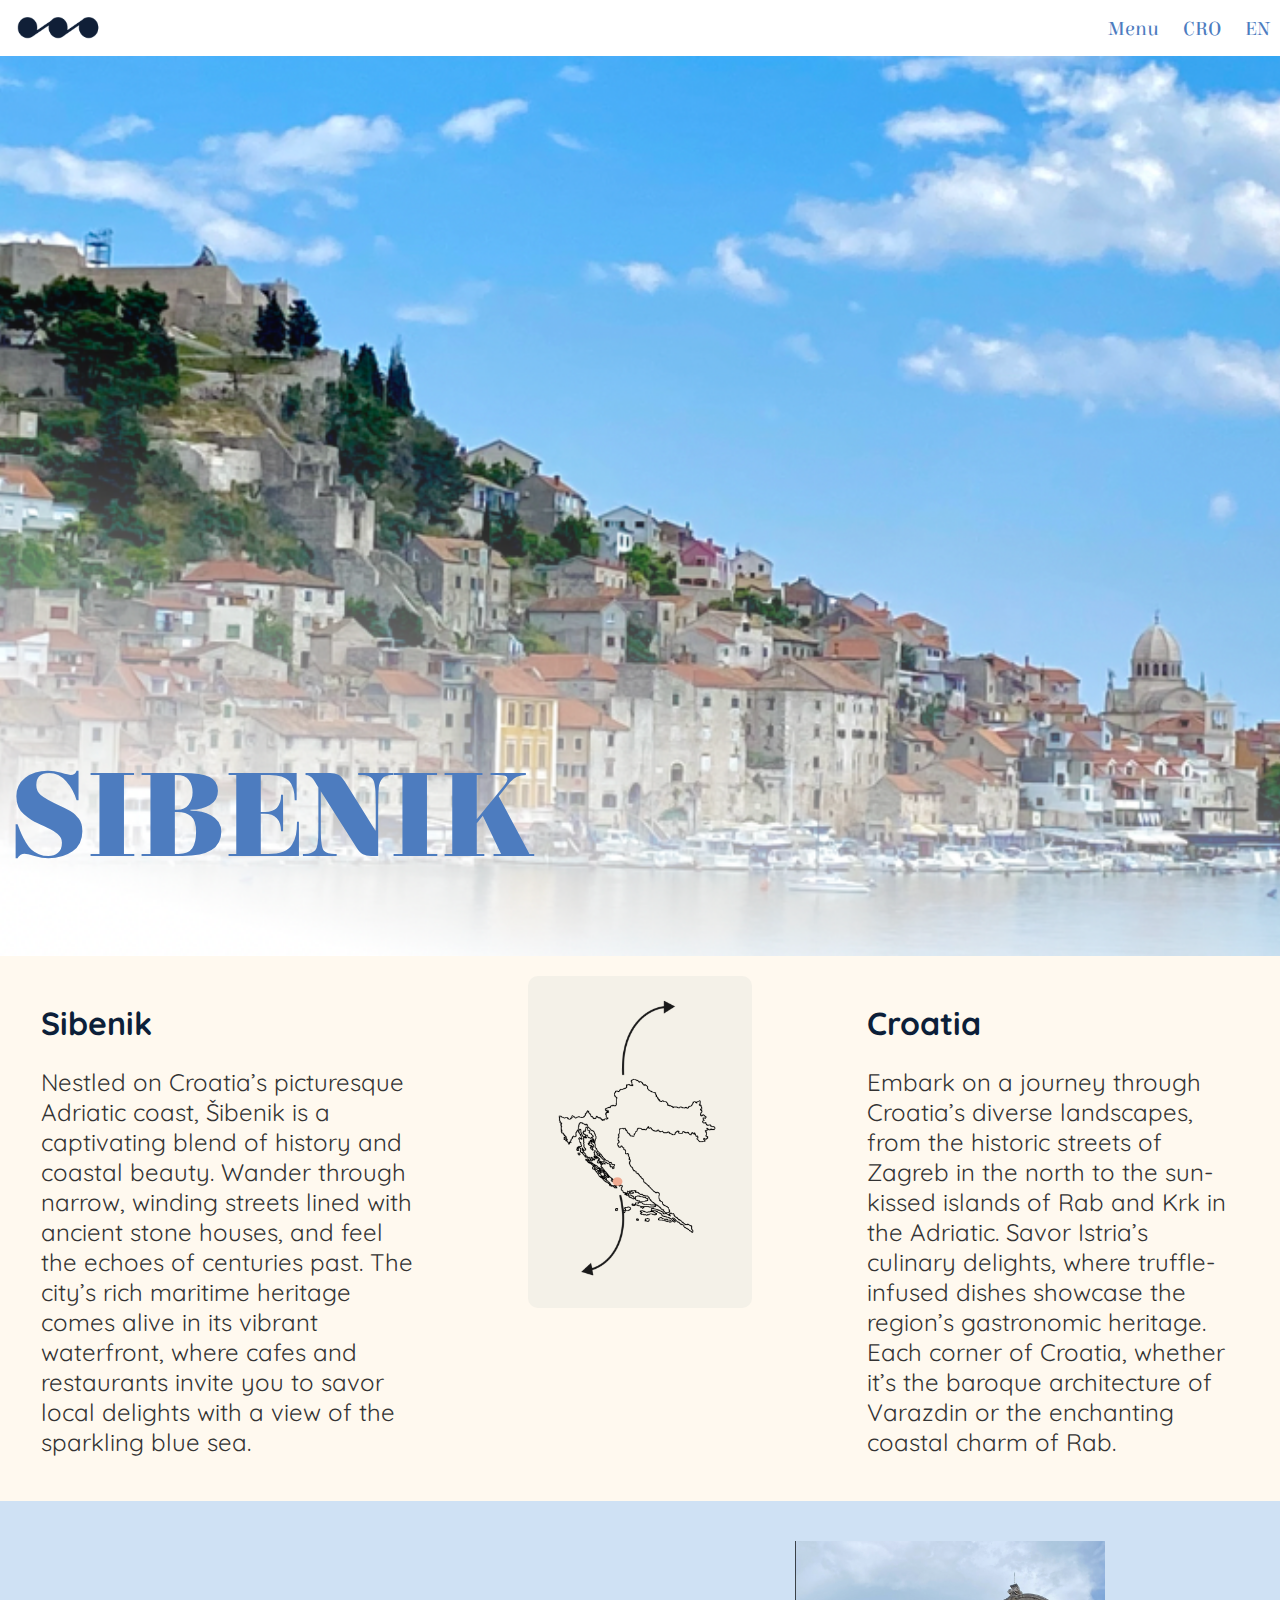
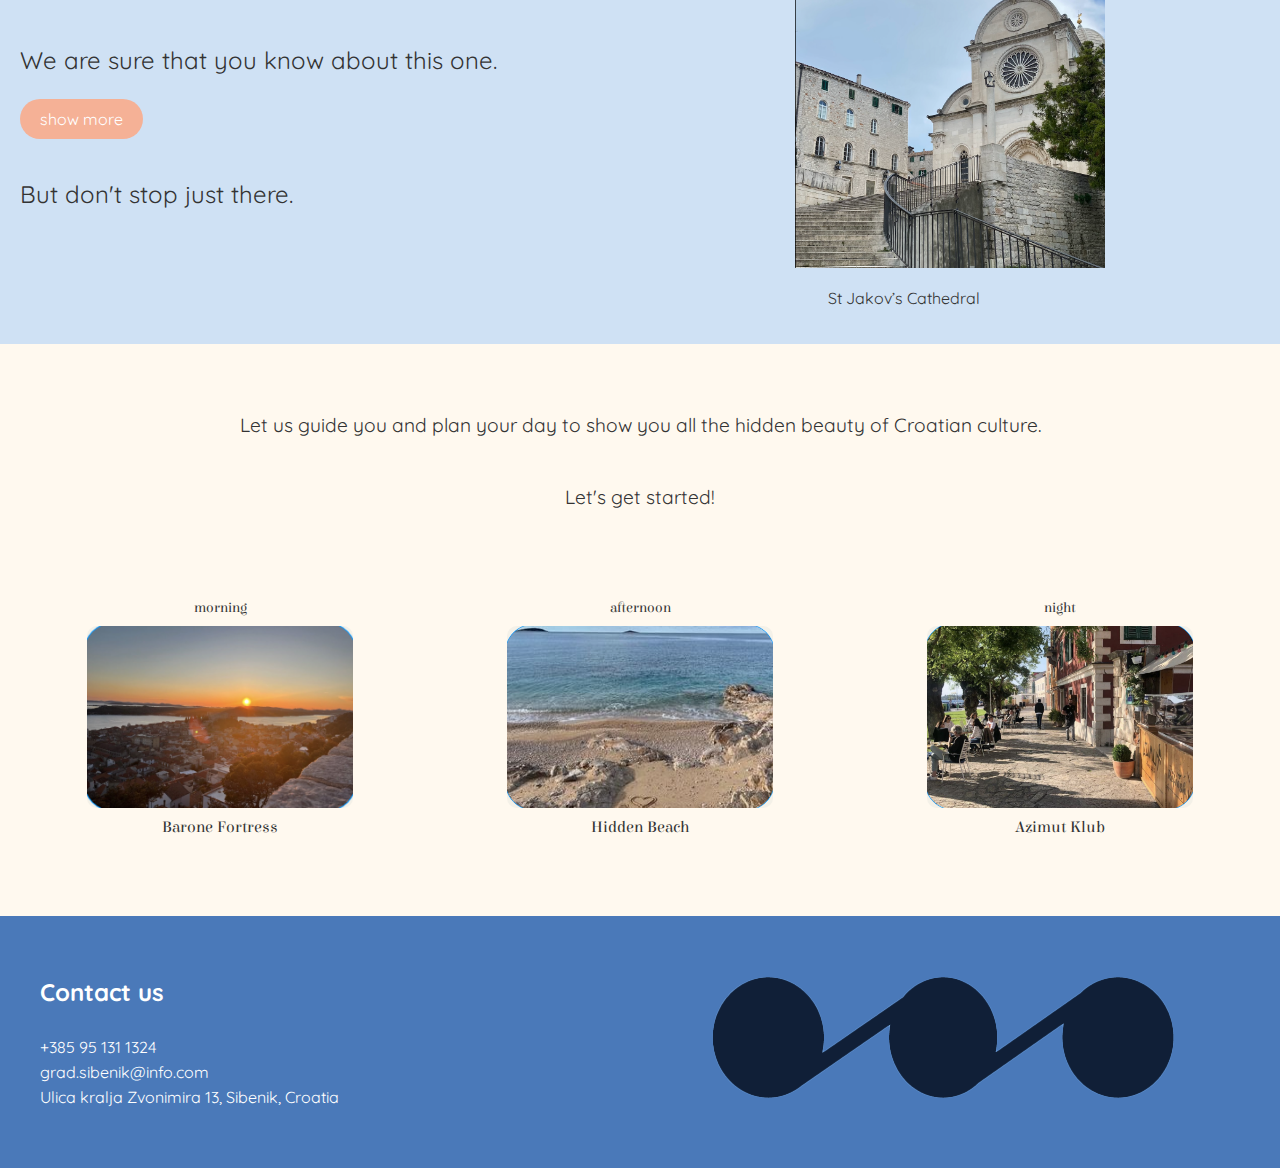
<file: Exam project code/index.html>
<!DOCTYPE html>
<html lang="en">
<head>
    <meta charset="UTF-8">
    <meta name="viewport" content="width=device-width, initial-scale=1.0">
    <meta name="description" content="Uncover the authentic allure of Šibenik, the Adriatic's hidden gem, brimming with undiscovered charm.">
    <meta name="keywords" content="sea, summer, Adratic, fun, advanture, hidden, locations, Sibenik ">
    <title>Šibenik</title>
    <link href="https://fonts.googleapis.com/css2?family=Elsie&display=swap" rel="stylesheet">
    <link href="https://fonts.googleapis.com/css2?family=Quicksand&display=swap" rel="stylesheet">
    <link rel="stylesheet" href="styles.css"> 
</head>
<body>

    <!-- Navigation bar -->

    <header class="header"> 
        <img src="logo.png" alt="Logo" class="logo">
        <nav class="menu"> 
            <a href="error.html" class="menu-link">Menu</a>
            <a href="error.html" class="menu-link">CRO</a>
            <a href="#" class="menu-link">EN</a>
        </nav>
        

    <!-- First part of the homepage -->

    </header>
    <div class="background-image-container"></div>
    <div class="title">
        <h1>SIBENIK</h1>
    </div>

    <!-- Second part of the homepage -->
   
    <div class="content-section">
        <div class="text-block">
            <h2 class="subtitle">Sibenik</h2>
            <p class="text">Nestled on Croatia’s picturesque Adriatic coast, Šibenik is a captivating blend of history and coastal beauty. Wander through narrow, winding streets lined with ancient stone houses, and feel the echoes of centuries past. The city’s rich maritime heritage comes alive in its vibrant waterfront, where cafes and restaurants invite you to savor local delights with a view of the sparkling blue sea.</p>
        </div>
        <div class="image-block">
            <img src="kartahrv.png" alt="Map of Croatia" class="map-image">
        </div>
        <div class="text-block">
            <h2 class="subtitle">Croatia</h2>
            <p class="text">Embark on a journey through Croatia’s diverse landscapes, from the historic streets of Zagreb in the north to the sun-kissed islands of Rab and Krk in the Adriatic. Savor Istria’s culinary delights, where truffle-infused dishes showcase the region’s gastronomic heritage. Each corner of Croatia, whether it’s the baroque architecture of Varazdin or the enchanting coastal charm of Rab.</p>
        </div>
    </div>


 <!-- Third part of the homepage -->

<div class="third-section">
    <div class="left-content">
        <p class="main-text">We are sure that you know about this one.</p>
        <a href="https://whc.unesco.org/en/list/963/" class="custom-button">show more</a>
        <p class="additional-text">But don't stop just there.</p>
    </div>
    <div class="right-content">
        <img src="kat.png" alt="St Jakov’s Cathedral" class="cathedral-image">
        <p class="image-description">St Jakov’s Cathedral</p>
    </div>
</div>


<!-- Fourth part of the homepage -->

<div class="fourth-section">
    <p class="intro-text">Let us guide you and plan your day to show you all the hidden beauty of Croatian culture.<br><br><br>Let's get started!</p>
    
    <div class="box-container">
        <a href="barone.html" class="image-box">
            <span class="time-of-day">morning</span>
            <img src="boxbar.png" alt="Barone Fortress">
            <span class="location-name">Barone Fortress</span>
        </a>
        
        <a href="beach.html" class="image-box">
            <span class="time-of-day">afternoon</span>
            <img src="boxbea.png" alt="Hidden Beach">
            <span class="location-name">Hidden Beach</span>
        </a>
        
        <a href="azimut.html" class="image-box">
            <span class="time-of-day">night</span>
            <img src="boxazi.png" alt="Azimut Klub">
            <span class="location-name">Azimut Klub</span>
        </a>
    </div>
</div>


<!-- Contact us page-->

<div class="contact-section">
    <div class="contact-info">
        <h2>Contact us</h2> <br>
        <p class="phone-number">+385 95 131 1324</p>
        <p class="email">grad.sibenik@info.com</p>
        <p class="address">Ulica kralja Zvonimira 13, Sibenik, Croatia</p>
    </div>
    <div class="logo-container">
        <img src="logo.png" alt="Sibenik Logo" class="Sibenik-logo">
    </div>
</div>



</body>
</html>
</file>
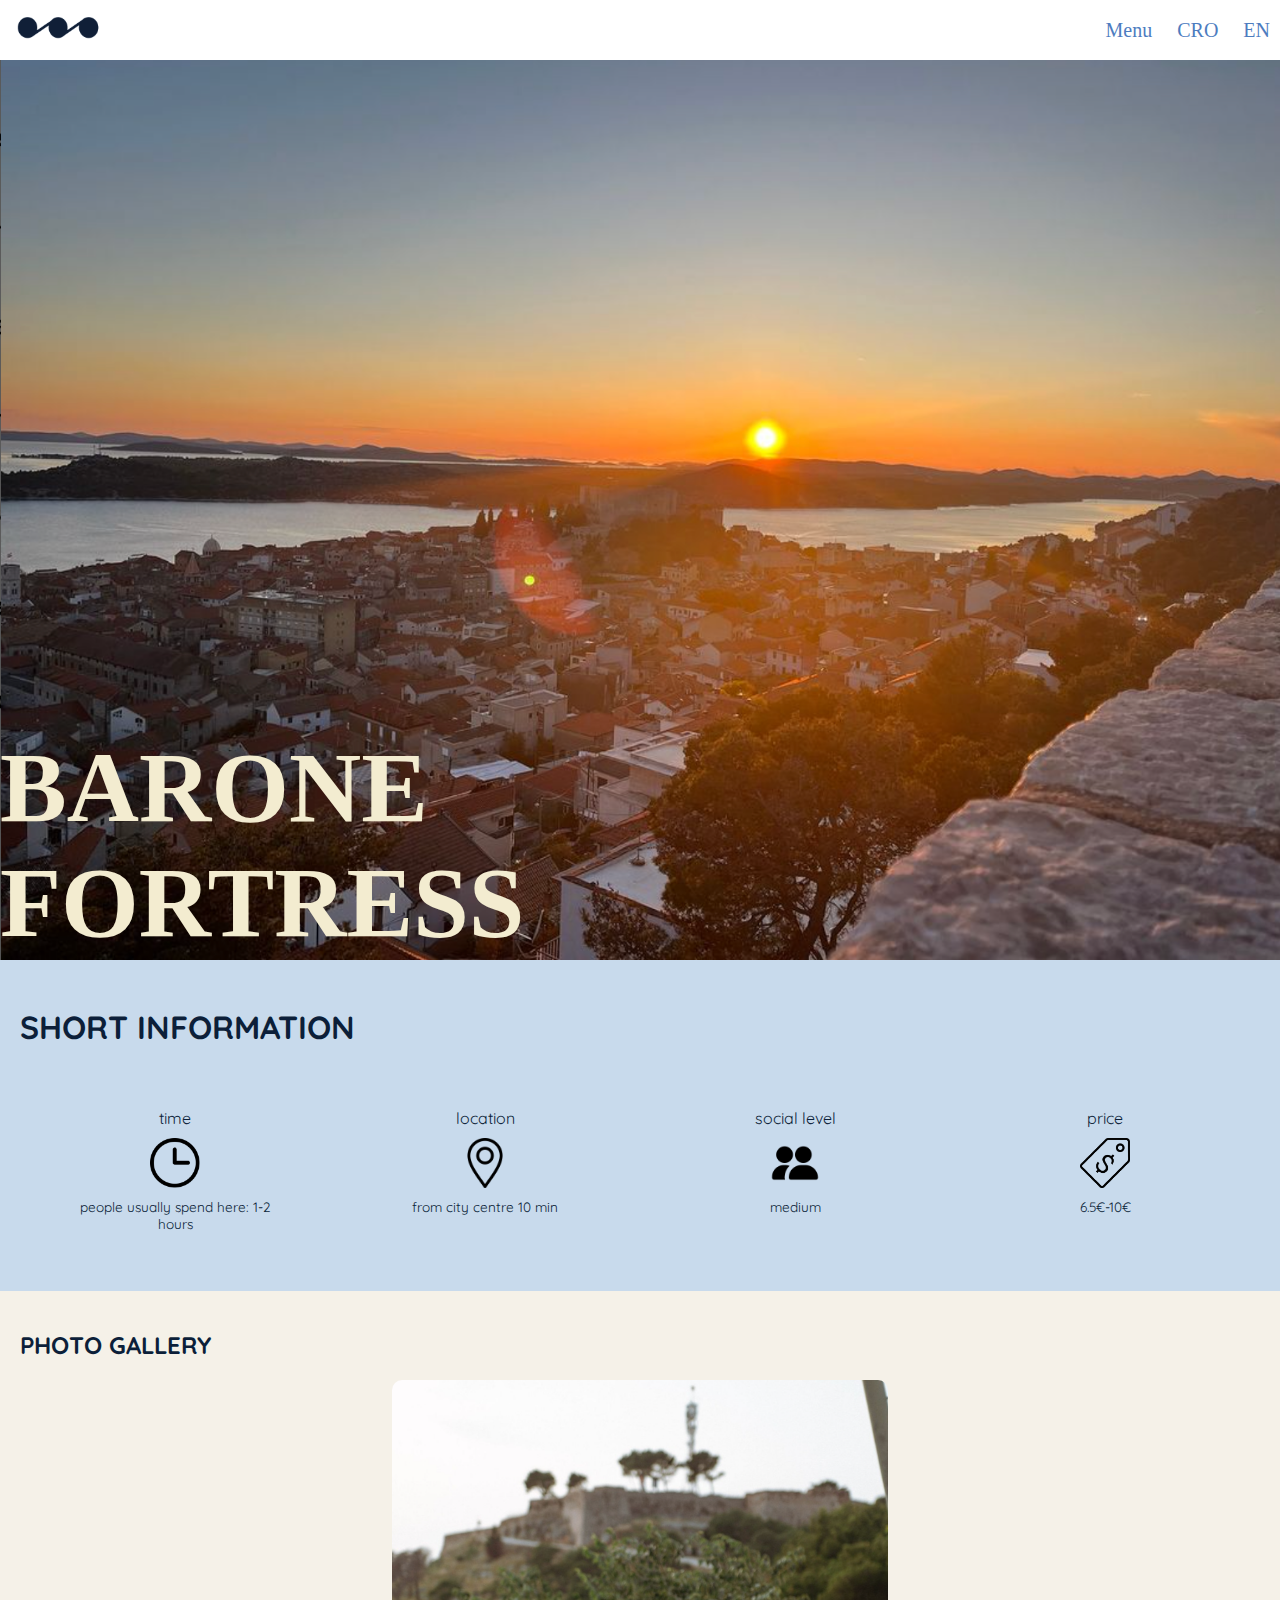
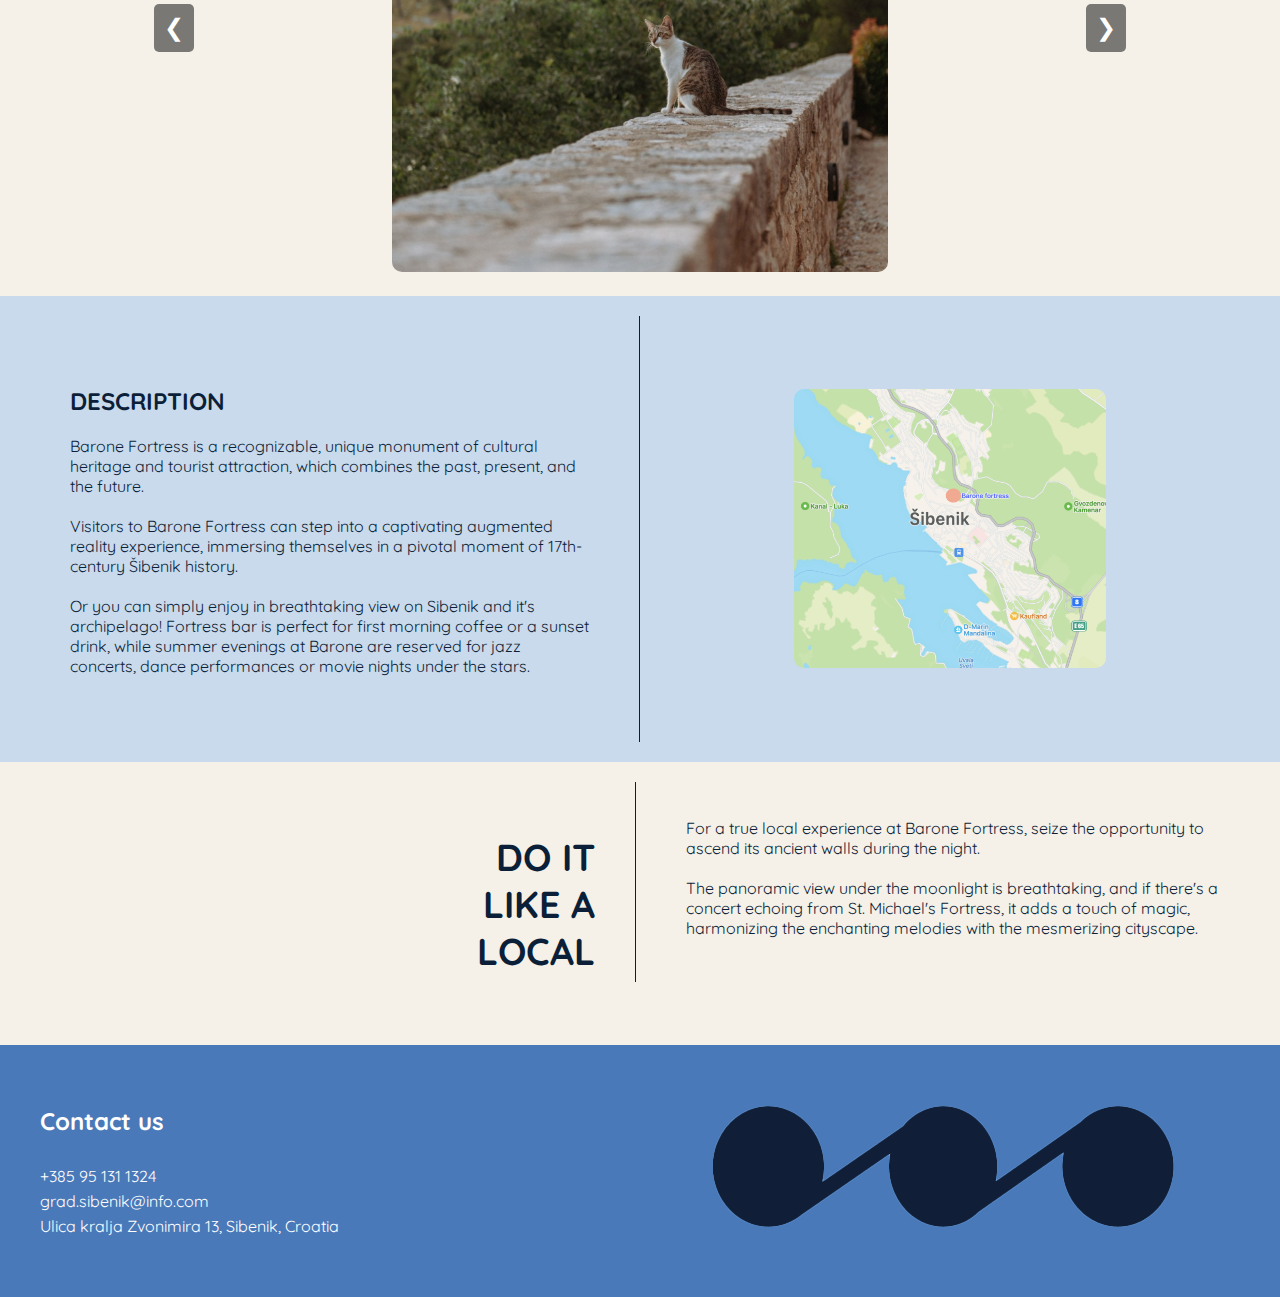
<file: Exam project code/barone.html>
<!DOCTYPE html>
<html lang="en">
<head>
    <meta charset="UTF-8">
    <meta name="viewport" content="width=device-width, initial-scale=1.0">
    <title>Barone Fortress</title>
    <link href="https://fonts.googleapis.com/css2?family=Quicksand&display=swap" rel="stylesheet">
    <link href="https://fonts.googleapis.com/css2?family=Quicksand&display=swap" rel="stylesheet">
    <link rel="stylesheet" href="styles.css"> 
</head>
<body>

    <!-- Navigation Bar -->
    <header class="header"> 
        <a href="index.html">
            <img src="logo.png" alt="Logo" class="logo">
        </a>
        <nav class="menu"> 
            <a href="error.html" class="menu-link">Menu</a>
            <a href="error.html" class="menu-link">CRO</a>
            <a href="#" class="menu-link">EN</a>
        </nav>
    </header>

    <!-- First part of the subpage-->
    <div class="subpage-header" style="background-image: url('barone.png');">
        <h1>BARONE <br> FORTRESS</h1>
    </div>


     <!-- Second part of the subpage-->
    <div class="short-info-section">
        <h2 class="subtitle">SHORT INFORMATION</h2>
        <div class="info-container">
            <div class="info-item">
                <p class="info-title">time</p>
                <img src="time.png" alt="time">
                <p class="info-detail">people usually spend here: 1-2 hours</p>
            </div>
            <div class="info-item">
                <p class="info-title">location</p>
                <img src="location.png" alt="location">
                <p class="info-detail">from city centre 10 min</p>
            </div>
            <div class="info-item">
                <p class="info-title">social level</p>
                <img src="social.png" alt="social level">
                <p class="info-detail">medium</p>
            </div>
            <div class="info-item">
                <p class="info-title">price</p>
                <img src="price.png" alt="price">
                <p class="info-detail">6.5€-10€</p>
            </div>
        </div>
    </div>
    

    <!-- Third part of the subpage-->
    <div class="gallery-section">
        <h2 class="gallery-title">PHOTO GALLERY</h2>
        <div class="gallery-container">
            <button class="slide-arrow left-arrow" onclick="changeSlide(-1)">&#10094;</button>
            <img src="barone1.png" alt="Barone View" class="gallery-image">
            <button class="slide-arrow right-arrow" onclick="changeSlide(1)">&#10095;</button>
        </div>
    </div>
      


     <!-- Fourth part of the subpage-->
    <div class="description-map-section" style="background-color: #C8DAEC;">
        <div class="description-container">
            <h2 class="description-title">DESCRIPTION</h2>
            <p class="description-text">
                Barone Fortress is a recognizable, unique monument of cultural heritage and tourist attraction, which combines the past, present, and the future. <br><br> Visitors to Barone Fortress can step into a captivating augmented reality experience, immersing themselves in a pivotal moment of 17th-century Šibenik history. <br><br>Or you can simply enjoy in breathtaking view on Sibenik and it's archipelago! Fortress bar is perfect for first morning coffee or a sunset drink, while summer evenings at Barone are reserved for jazz concerts, dance performances or movie nights under the stars.
            </p>
        </div>
        <div class="map-container">
            <img src="mapb.png" alt="Map of Barone Fortress" class="map-image">
        </div>
    </div>
    


     <!-- Fifth part of the subpage-->
    <div class="local-experience-section" style="background-color: #F5F1E8;">
        <div class="subtitle-container">
            <h2>DO IT <br>LIKE A <br>LOCAL</h2>
        </div>
        <div class="vertical-line"></div>
        <div class="text-container">
            <p>
                For a true local experience at Barone Fortress, seize the opportunity to ascend its ancient walls during the night. <br> <br> The panoramic view under the moonlight is breathtaking, and if there's a concert echoing from St. Michael's Fortress, it adds a touch of magic, harmonizing the enchanting melodies with the mesmerizing cityscape.
                
            </p>
        </div>
    </div>



     <!-- Contact us page-->
    <div class="contact-section">
        <div class="contact-info">
            <h2>Contact us</h2> <br>
            <p class="phone-number">+385 95 131 1324</p>
            <p class="email">grad.sibenik@info.com</p>
            <p class="address">Ulica kralja Zvonimira 13, Sibenik, Croatia</p>
        </div>
        <div class="logo-container">
            <img src="logo.png" alt="Sibenik Logo" class="Sibenik-logo">
        </div>
    </div>   
    
    
    <script src="script.js"></script>
</body>
</html>
</file>
<file: Exam project code/styles.css>
body {
    font-family: 'Elsie', cursive;
    color: #4D7CBF;
  
}
.header {
    display: flex;
    justify-content: space-between;
    align-items: center;
    padding: 10px;
}
.logo {
    width: 100px; 
    height: auto;
}
.menu {
    font-size: 20px; 


    
}
.menu a {
    text-decoration: none;
    color: #4D7CBF;
    margin-left: 20px; 
}
.background-image-container {
    position: relative;
    background-image: url('poz1.png');
    background-size: cover;
    background-position: center;
    background-repeat: no-repeat;
    height: 100vh; 
}

.title {
    position: absolute;
    bottom: 10px; 
    left: 10px; 
    color: #4D7CBF;
    font-size: 60px;
    margin: 0;
    font-family: 'Elsie', cursive;
}


h1 {
    margin: 0; 
}


html, body {
    height: 100%;
    margin: 0;
}


/* second part of the homepage */

.content-section {
    display: flex;
    justify-content: space-around; 
    align-items: flex-start; 
    background-color: #FFF9EF;
    padding: 20px;
}

.text-block {
    flex-basis: 30%;
}

.image-block {
    flex-basis: 30%; 
    display: flex;
    justify-content: center; 
    align-items: center; 
}

.map-image {
    max-width: 100%; 
    height: auto;
}

.subtitle {
    font-family: 'Elsie', cursive;
    font-size: 2em; 
    color: #333; 
    margin-bottom: 0.5em; 
}

.text {
    font-family: 'Quicksand', sans-serif;
    font-size: 1.5em;
    color: #333; 
}

/* Ensure that the layout is responsive for smaller screens */
@media (max-width: 1200px) {
    .content-section {
        flex-direction: column;
    }

    .text-block, .image-block {
        flex-basis: auto; 
    }

    .map-image {
        max-width: 80%; 
        margin: 0 auto; 
    }
}



.third-section {
    display: flex;
    justify-content: space-between;
    align-items: flex-start;
    background-color: #CFE1F4;
    padding: 20px;
}

.left-content {
    padding-top: 100px;
    flex: 1;
    max-width: 50%; 
}

.right-content {
    flex: 1;
    max-width: 50%; 
    text-align: right; 
}

.main-text {
    font-family: 'Quicksand', sans-serif;
    font-size: 1.5em; 
    color: #333;
    margin-bottom: 1em;
}

.additional-text {
    font-family: 'Quicksand', sans-serif;
    font-size: 1.5em;
    color: #333;
    margin-top: 1em;
}


.custom-button {
    background-color: #F5B196;
    color: white;
    padding: 10px 20px;
    text-decoration: none;
    font-family: 'Quicksand', sans-serif;
    font-size: 1em;
    border: none;
    cursor: pointer;
    border-radius: 20px; 
    display: inline-block; 
    margin-bottom: 1em;
}



.cathedral-image {
    max-width: 50%; 
    max-height: auto; 
    display: block; 
    margin: 20px auto; 
}


.image-description {
    font-family: 'Quicksand', sans-serif;
    font-size: 1em; 
    color: #333;
    padding-right: 280px;
}

/* Responsive adjustments */
@media (max-width: 800px) {
    .third-section {
        flex-direction: column;
    }

    .left-content, .right-content {
        max-width: 100%;
    }

    .right-content {
        text-align: center; 
    }

    .cathedral-image {
        margin-bottom: 1em; 
    }
}

.fourth-section {
    padding-top: 150px;
    background-color: #FFF9EF;
    text-align: center; 
    padding: 20px;
}

.intro-text {
    font-family: 'Quicksand', sans-serif;
    font-size: 1.2em; 
    color: #333;
    padding-top: 30px;
    margin-bottom: 30px; 
}

.box-container {
    display: flex;
    justify-content: space-around; 
    gap: 60px;
    padding: 20px;
}

.image-box {
    text-decoration: none; 
    color: #333; 
    text-align: center; 
    flex-basis: calc(33.333% - 40px); 
    margin: 0; 
    padding: 20px; 
    margin: 20px; 
}

.image-box img {
    max-width: 95%; 
    height: auto; 
    margin: 10px auto; 
    display: block; 
    border-radius: 10px; 
}

.time-of-day {
    display: block; 
    font-size: 0.9em; 
    margin-bottom: 4px; 
}

.location-name {
    display: block; 
    font-size: 1em; 
}

/* Responsive adjustments */
@media (max-width: 800px) {
    .box-container {
        flex-direction: column;
    }

    .image-box {
        flex-basis: auto; 
        margin-bottom: 20px; 
    }
}



/* CONTACT US PAGE */

.contact-section {
    display: flex;
    justify-content: space-between;
    align-items: center;
    background-color: #4A79B9; 
    padding: 20px 40px;
    color: #ffffff;
    font-family: 'Quicksand', sans-serif;
}

.contact-info h2,
.contact-info .phone-number,
.contact-info .email,
.contact-info .address {
    margin: 5px 0; 
}

.contact-info {
    text-align: left;
}

.logo-container {
    width: auto;
}

.company-logo {
    max-width: 50px;
    height: auto;
}





/* BARONE FORTRESS SUBPAGE*/

/* part with the header */

.subpage-header {
    background-size: cover;
    background-position: center;
    height: 100vh; 
    position: relative; 
    display: flex;
    align-items: flex-end; 
}

.header-text-container {
    position: absolute;
    bottom: 40px; 
    left: 10px; 
    text-align: left;
    color: #F3ECD0;
    font-size: 60px;
    margin: 0;
    font-family: 'Elsie', cursive;
}

.subpage-header h1 {
    color: #F3ECD0; 
    font-family: 'Elsie', cursive; 
    font-size: 100px; 
    margin: 0; 
}

/* part with the icons */

.short-info-section {
    background-color: #C8DAEC; 
    padding: 20px; 
    text-align: center; 
}

.subtitle {
    font-family: 'Quicksand', sans-serif;
    color: #0C1F39; 
    margin-bottom: 20px; 
    text-align: left;
}

.info-container {
    display: flex;
    justify-content: space-around; 
    flex-wrap: wrap; 
}

.info-item {
    flex: 1 1 20%; 
    margin: 10px; 
    padding: 15px; 
    border-radius: 10px; 
    max-width: 200px; 
}

.info-item img {
    width: 50px; 
    height: auto; 
    margin: 10px auto; 
    display: block; 
}

.info-title {
    font-family: 'Quicksand', sans-serif;
    font-size: 1em; 
    color: #0C1F39; 
    margin-bottom: 5px; 
}

.info-detail {
    font-family: 'Quicksand', sans-serif;
    font-size: 0.85em; 
    color: #0C1F39; 
    margin-top: 5px; 
}

/* Responsive adjustments */
@media (max-width: 768px) {
    .info-container {
        flex-direction: column;
        align-items: center;
    }

    .info-item {
        flex-basis: 100%; 
        margin-bottom: 20px; 
    }
}

.gallery-section {
    background-color: #F5F1E8;
    text-align: center;
    padding: 20px;
}

.gallery-title {
    font-family: 'Quicksand', sans-serif;
    color: #0C1F39;
    margin-bottom: 20px;
    text-align: left;
}

.gallery-container {
    position: relative;
    width: 80%; 
    margin: 0 auto; 
}

.gallery-image {
    width: 50%; 
    height: auto; 
    border-radius: 10px; 
}

.slide-arrow {
    position: absolute;
    top: 50%;
    transform: translateY(-50%);
    background-color: rgba(0, 0, 0, 0.5);
    color: white;
    border: none;
    cursor: pointer;
    padding: 10px;
    border-radius: 5px;
    font-size: 24px;
}

.left-arrow {
    left: 10px;
}

.right-arrow {
    right: 10px;
}


/* Description Map section */

.description-map-section {
    display: flex;
    background-color: #F5F1E8; 
    padding: 20px; 
}

.description-container, .map-container {
    flex: 1; 
    padding: 50px; 
    position: relative; 
}

.description-container::after {
    content: "";
    position: absolute;
    right: 0; 
    top: 0; 
    bottom: 0; 
    width: 1px; 
    background-color: #0C1F39; 
}

.description-title {
    font-family: 'Quicksand', sans-serif;
    color: #0C1F39;
    margin-bottom: 20px;
}

.description-text {
    font-family: 'Quicksand', sans-serif;
    color: #0C1F39;
}

.map-container {
    display: flex; 
    justify-content: center; 
    align-items: center; 
}

.map-image {
    width: 60%; 
    max-width: 600px; 
    height: auto; 
    border-radius: 10px; 
}


/* DO IT LIKE A LOCAL */

.local-experience-section {
    display: flex;
    align-items: flex-start; 
    background-color: #F5F1E8; 
    padding: 20px;
}

.subtitle-container, .text-container {
    flex: 1; 
    padding: 20px;
}

.subtitle-container {
    text-align: right;
    font-size: 25px;

}
 
.text-container {
    margin-left: 10px; 
    align-content: center;
    
}

.vertical-line {
    height: 100%;
    min-height: 200px; 
    width: 1px; 
    background-color: #0C1F39; 
    margin: 0 20px; 
}


.subtitle-container h2 {
    font-family: 'Quicksand', sans-serif;
    color: #0C1F39;
    
}

.text-container p {
    font-family: 'Quicksand', sans-serif;
    color: #0C1F39;
    
}

/* Responsive adjustments */
@media (max-width: 768px) {
    .local-experience-section {
        flex-direction: column;
    }

    .vertical-line {
        height: 2px; 
        width: 90%; 
        margin: 10px auto; 
        order: 2; 
    }

    .subtitle-container, .text-container {
        width: 100%; 
        padding: 10px;
    }

    .subtitle-container {
        margin-right: 0; 
    }

    .text-container {
        margin-left: 0; 
    }
}




body.error-page {
    margin: 0;
    padding: 0;
    font-family: 'Quicksand', sans-serif;
}

.error-container {
    text-align: center;
    padding: 50px;
}

.error-content {
    position: relative;
    background-size: cover;
    background-position: center;
    height: 80vh; 
    padding-left: 50px;
}

.error-content h1 {
    font-size: 3rem; 
    color: #FFFFFF;
    margin-top: 20vh; 
    padding-left: 20px;
    padding-top: 80px;
}

.error-content p {
    font-size: 1.5rem;
    color: #FFFFFF;
    margin: 20px 0;
}

.error-button {
    display: inline-block;
    padding-left: 50px;
    background-color: #F5B196; 
    color: #FFFFFF; 
    text-decoration: none;
    border-radius: 20px; 
    font-size: 1rem;
    margin-top: 20px;
}
</file>
